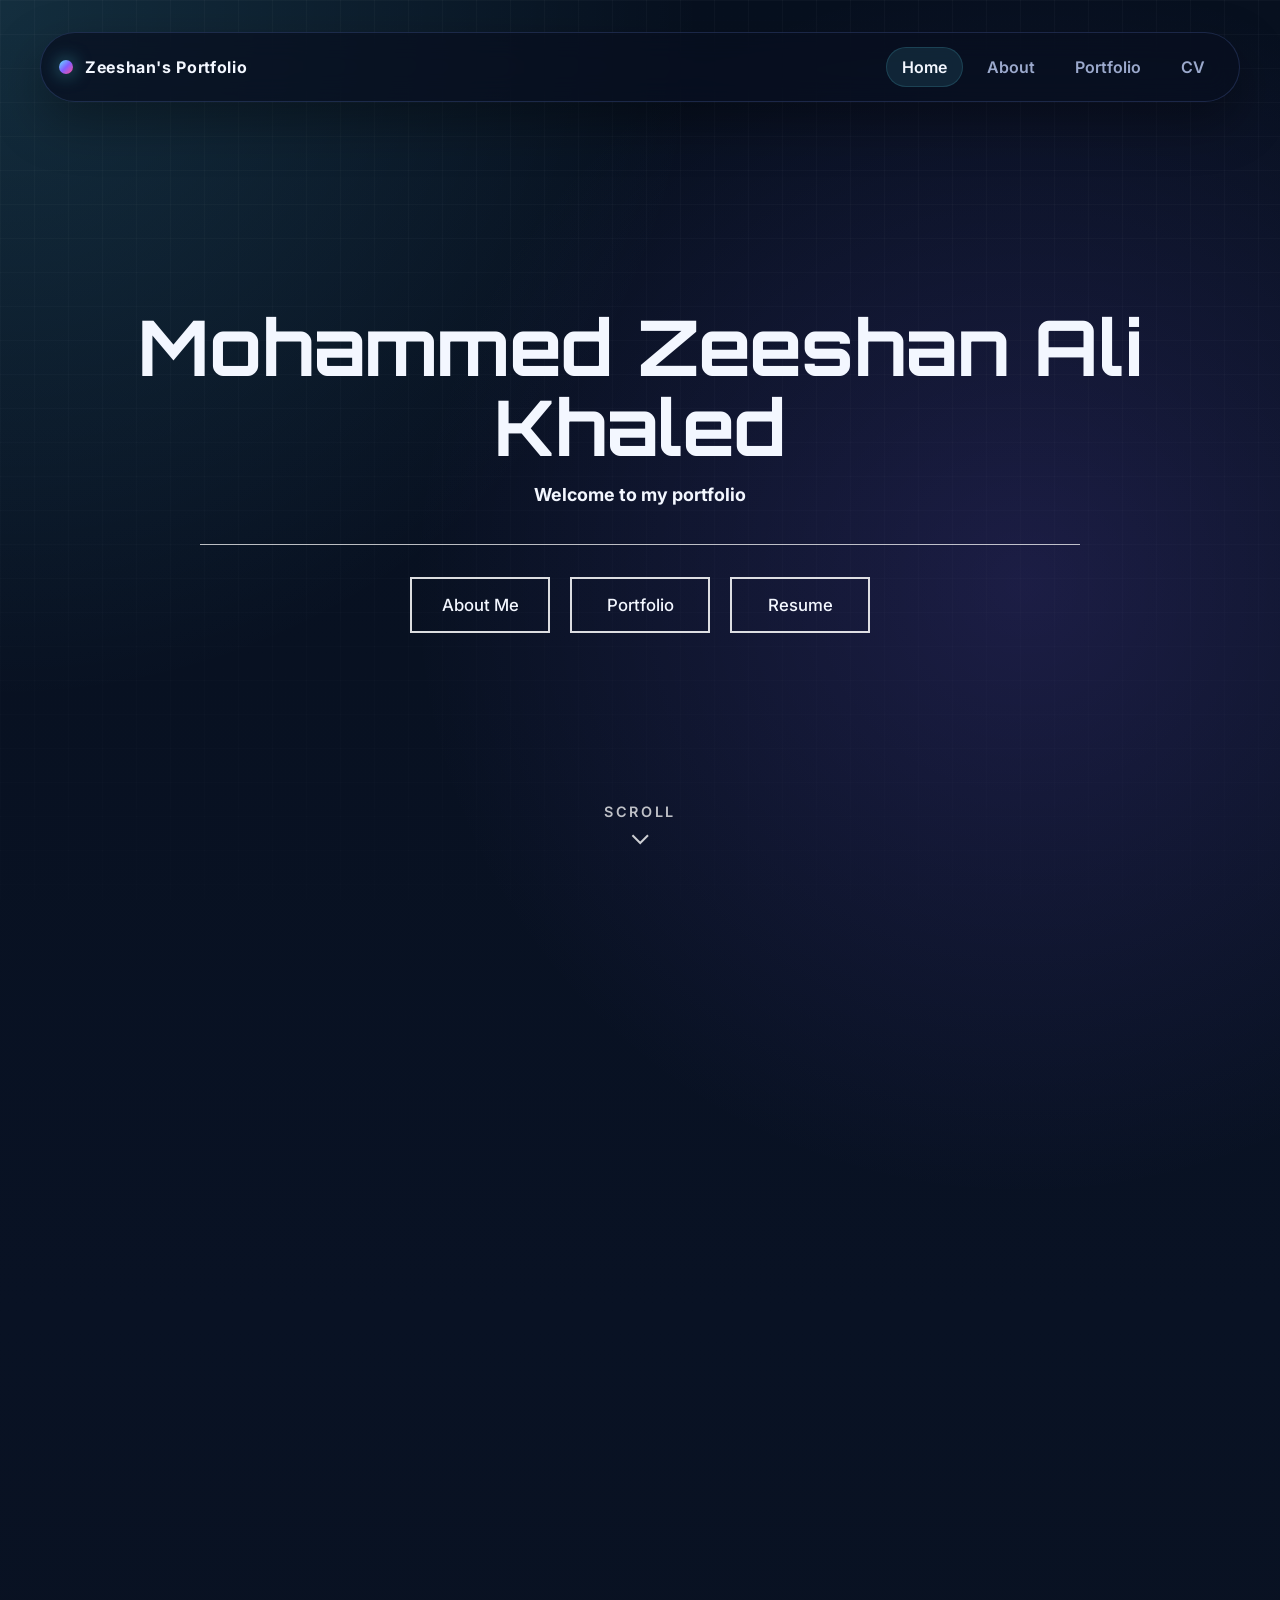
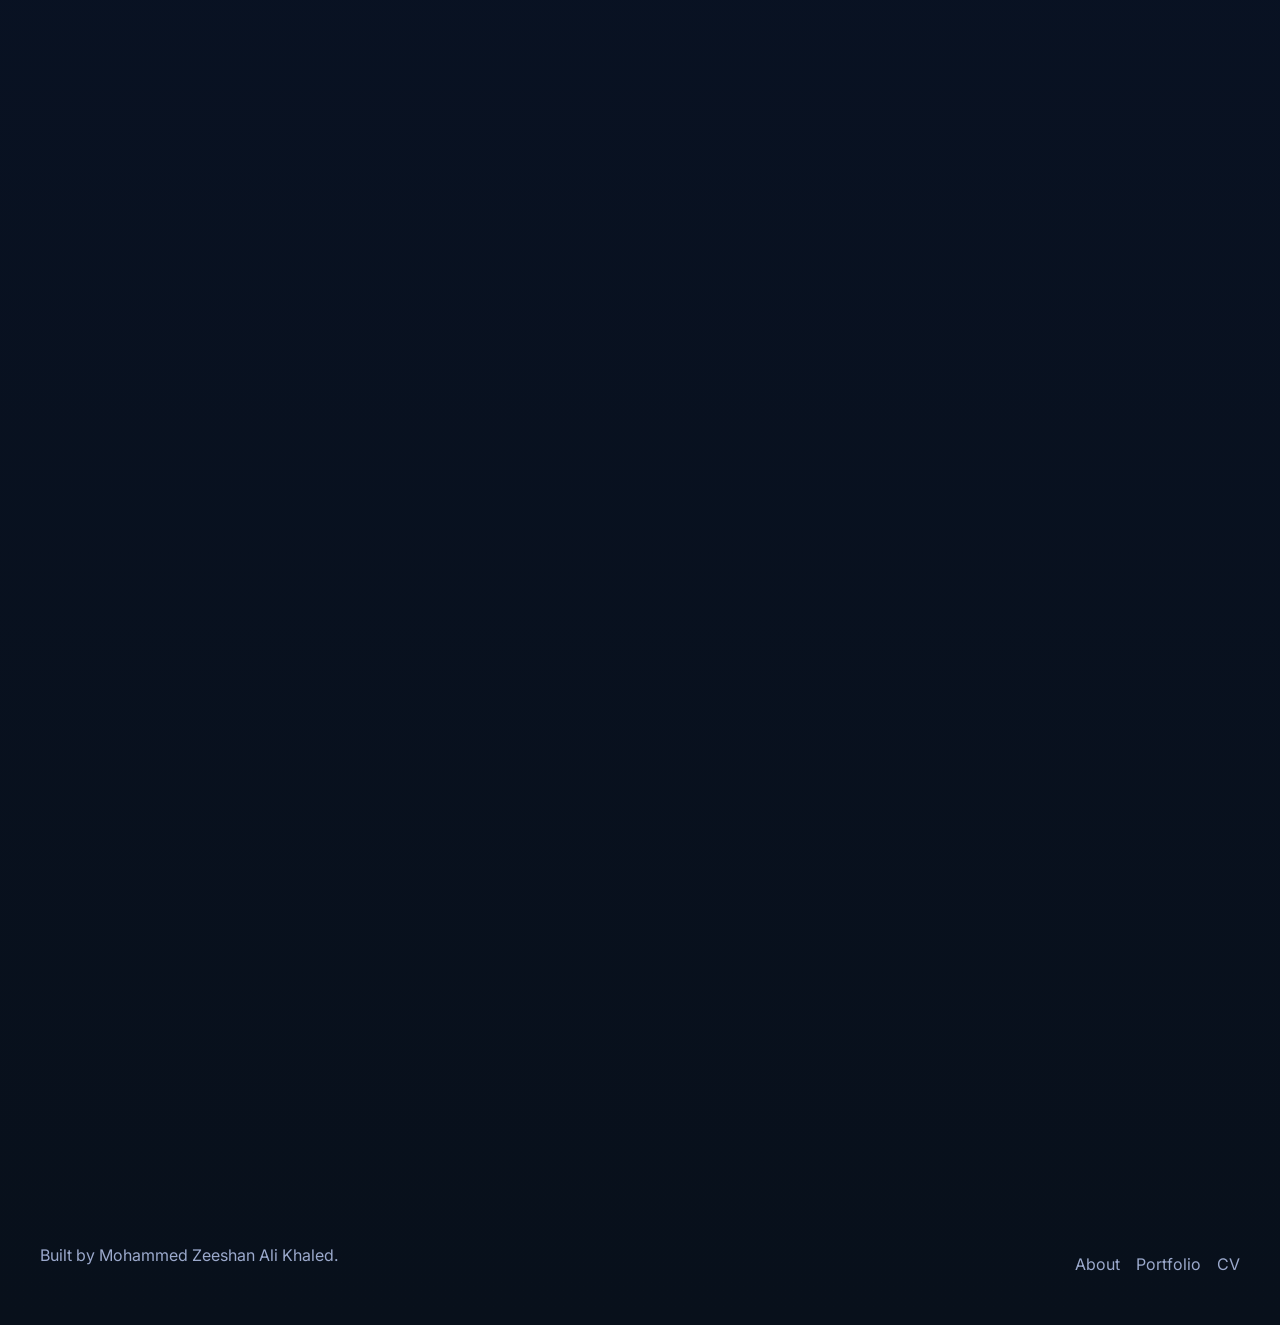
<file: index.html>
<!DOCTYPE html>
<html lang="en">
<head>
  <link rel="icon" href="./images/Favicon.png" />
  <meta charset="UTF-8" />
  <meta name="viewport" content="width=device-width, initial-scale=1.0" />
  <title>Zeeshan's Portfolio | Home</title>
  <link rel="preconnect" href="https://fonts.googleapis.com">
  <link rel="preconnect" href="https://fonts.gstatic.com" crossorigin>
  <link href="https://fonts.googleapis.com/css2?family=Inter:wght@400;500;600;700;800&family=Orbitron:wght@600;700&display=swap" rel="stylesheet">
  <link rel="stylesheet" href="style.css" />
  <script defer src="script.js"></script>
</head>
<body class="home-page">
  <div class="site-shell">
    <header class="site-header">
      <a class="brand" href="index.html">
        <span class="brand-mark"></span>
        <span>Zeeshan's Portfolio</span>
      </a>

      <button class="nav-toggle" aria-label="Toggle navigation">☰</button>

      <nav class="site-nav">
        <a class="active" href="index.html">Home</a>
        <a href="about.html">About</a>
        <a href="portfolio.html">Portfolio</a>
        <a href="cv.html">CV</a>
      </nav>
    </header>

    <main class="home-main">
      <section class="landing-intro" id="landing-intro">
        <div class="landing-copy">
          <h1>Mohammed Zeeshan Ali Khaled</h1>
          <p class="landing-subtitle">Welcome to my portfolio</p>
        </div>

        <div class="landing-divider"></div>

        <div class="landing-links">
          <a class="landing-btn" href="about.html">About Me</a>
          <a class="landing-btn" href="portfolio.html">Portfolio</a>
          <a class="landing-btn" href="cv.html">Resume</a>
        </div>

        <div class="scroll-cue" aria-hidden="true">
          <span class="scroll-cue-text">Scroll</span>
          <span class="scroll-cue-arrow"></span>
        </div>
      </section>

      <div class="home-scroll-content" id="home-scroll-content">
        <section class="hero panel reveal">
          <div class="hero-copy">
            <p class="eyebrow">CS + AI Student • Developer • Creative Builder</p>

            <div class="hero-rotator" aria-label="Featured project showcase">
              <div class="hero-slide active" data-project="Blackjack Game">
                <div class="hero-slide-image thumb-one"></div>
              </div>
              <div class="hero-slide" data-project="Dodge The Blocks">
                <div class="hero-slide-image thumb-two"></div>
              </div>
              <div class="hero-slide" data-project="SunSync">
                <div class="hero-slide-image thumb-three"></div>
              </div>

              <div class="hero-rotator-overlay">
                <span class="hero-rotator-tag">Featured Project</span>
                <h2 class="hero-rotator-title">Blackjack Game</h2>
              </div>

              <div class="hero-rotator-dots" aria-hidden="true">
                <button class="hero-dot active" type="button" data-slide="0"></button>
                <button class="hero-dot" type="button" data-slide="1"></button>
                <button class="hero-dot" type="button" data-slide="2"></button>
              </div>
            </div>

            <p class="lead">I am a Computer Science and AI student who enjoys building creative web projects, game-inspired interfaces and practical digital products. This portfolio brings together my university work, personal builds and growing interest in software, AI and front-end development.</p>
            <div class="hero-actions">
              <a class="btn btn-primary" href="portfolio.html">View Projects</a>
              <a class="btn btn-secondary" href="about.html">About Me</a>
              <a class="btn btn-ghost" href="cv.html">Open CV</a>
            </div>
          </div>

          <div class="hero-visual">
            <div class="hud-card float-card card-a">
              <span class="chip">Featured Build</span>
              <h3>Blackjack Game</h3>
              <p>Custom ruleset, polished UI, strong visual identity.</p>
            </div>
            <div class="hud-card float-card card-b">
              <span class="chip">Creative Tech</span>
              <h3>Dodge The Blocks</h3>
              <p>Arcade-style browser game with a clean neon interface.</p>
            </div>
            <div class="orb orb-one"></div>
            <div class="orb orb-two"></div>
          </div>
        </section>

        <section class="panel reveal quick-grid">
          <article>
            <p class="section-tag">Quick Intro</p>
            <h2>Creative projects backed by technical thinking.</h2>
            <p>I like creating projects that combine clean visuals with useful functionality, from browser games and portfolio sites to product concepts and AI-focused ideas. My work often mixes front-end development, UI design and problem solving.</p>
          </article>
          <article>
            <p class="section-tag">You can access me via:</p>
            <ul class="clean-list">
              <li><a href="mailto:Zeeshan1khaled@gmail.com">Zeeshan1khaled@gmail.com</a></li>
              <li><a href="https://www.linkedin.com/in/mohammed-khaled-96b945368/" target="_blank" rel="noopener noreferrer">LinkedIn</a></li>
              <li><a href="https://github.com/ZeeshanKhaled" target="_blank" rel="noopener noreferrer">GitHub</a></li>
              <li><a href="cv.html">View my CV overview</a></li>
            </ul>
          </article>
        </section>

        <section class="reveal">
          <div class="section-head">
            <div>
              <p class="section-tag">Featured Projects</p>
              <h2>Featured builds from my portfolio</h2>
            </div>
            <a class="text-link" href="portfolio.html">See full portfolio</a>
          </div>

          <div class="card-grid">
            <article class="project-card panel">
              <div class="project-thumb thumb-one"></div>
              <div class="project-body">
                <div class="pill-row">
                  <span class="pill">HTML</span>
                  <span class="pill">CSS</span>
                  <span class="pill">JavaScript</span>
                </div>
                <h3>Blackjack Game</h3>
                <p>A custom UNO-style Blackjack browser game with special card powers, bot play, polished table UI and a ruleset built around strategy, stacking and knock mechanics.</p>
                <div class="project-links">
                  <a class="btn btn-secondary small" href="https://zeeshankhaled.github.io/Blackjack-Game/" target="_blank" rel="noopener noreferrer">Live Demo</a>
                  <a class="btn btn-ghost small" href="portfolio.html">More Details</a>
                </div>
              </div>
            </article>

            <article class="project-card panel">
              <div class="project-thumb thumb-two"></div>
              <div class="project-body">
                <div class="pill-row">
                  <span class="pill">HTML</span>
                  <span class="pill">CSS</span>
                  <span class="pill">JavaScript</span>
                </div>
                <h3>Dodge The Blocks</h3>
                <p>A fast HTML5 canvas game built around dodging obstacles, collecting timed power-ups and chasing a better score with a clean arcade-style interface.</p>
                <div class="project-links">
                  <a class="btn btn-secondary small" href="https://zeeshankhaled.github.io/Dodge-The-Blocks/" target="_blank" rel="noopener noreferrer">Live Demo</a>
                  <a class="btn btn-ghost small" href="portfolio.html">More Details</a>
                </div>
              </div>
            </article>

            <article class="project-card panel">
              <div class="project-thumb thumb-three"></div>
              <div class="project-body">
                <div class="pill-row">
                  <span class="pill">Figma</span>
                  <span class="pill">UI/UX</span>
                  <span class="pill">Web</span>
                </div>
                <h3>SunSync</h3>
                <p>A university product website for a smart lamp concept that supports healthier sleep routines through warm dimming, sunrise-style wakeups and routine-aware design.</p>
                <div class="project-links">
                  <a class="btn btn-secondary small" href="https://zeeshankhaled.github.io/SunSync/" target="_blank" rel="noopener noreferrer">View Site</a>
                  <a class="btn btn-ghost small" href="portfolio.html">More Details</a>
                </div>
              </div>
            </article>
          </div>
        </section>

        <section class="panel reveal split-band">
          <div>
            <p class="section-tag">Skills Snapshot</p>
            <h2>Technical, creative, and interactive.</h2>
          </div>
          <div class="skills-cloud">
            <span>Python</span>
            <span>JavaScript</span>
            <span>HTML</span>
            <span>CSS</span>
            <span>AI Concepts</span>
            <span>UI/UX</span>
            <span>Figma</span>
            <span>GitHub</span>
            <span>Game Systems</span>
            <span>Web Design</span>
            <span>3D Modelling</span>
          </div>
        </section>
      </div>
    </main>

    <footer class="site-footer">
      <p>Built by Mohammed Zeeshan Ali Khaled.</p>
      <div>
        <a href="about.html">About</a>
        <a href="portfolio.html">Portfolio</a>
        <a href="cv.html">CV</a>
      </div>
    </footer>
  </div>
</body>
</html>
</file>
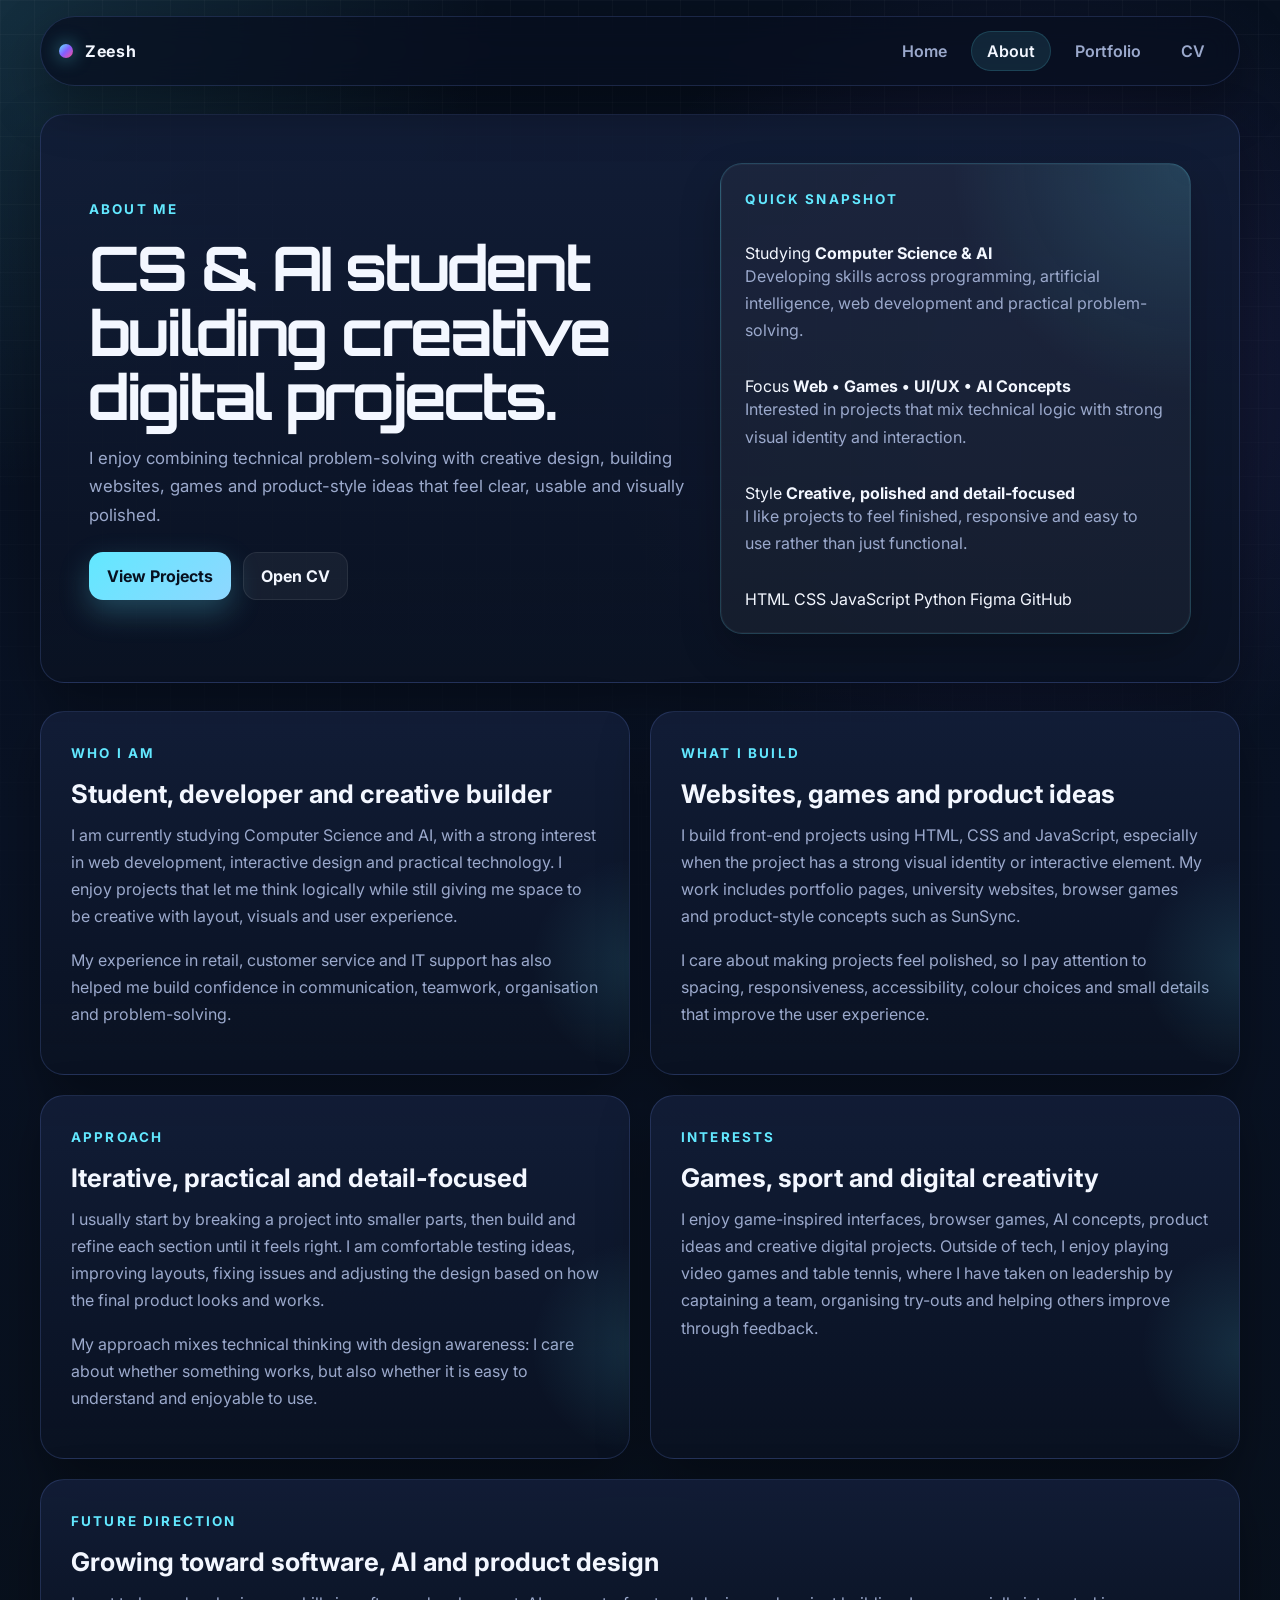
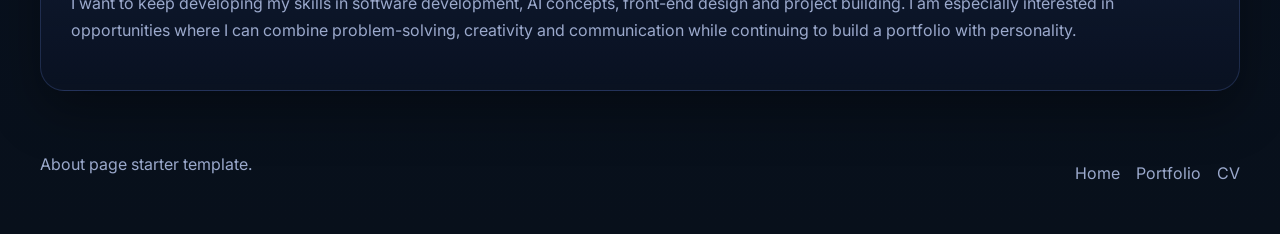
<file: about.html>
<!DOCTYPE html>
<html lang="en">
<head>
  <link rel="icon" href="./images/Favicon.png" />
  <meta charset="UTF-8" />
  <meta name="viewport" content="width=device-width, initial-scale=1.0" />
  <title>Zeesh | About</title>
  <link rel="preconnect" href="https://fonts.googleapis.com">
  <link rel="preconnect" href="https://fonts.gstatic.com" crossorigin>
  <link href="https://fonts.googleapis.com/css2?family=Inter:wght@400;500;600;700;800&family=Orbitron:wght@600;700&display=swap" rel="stylesheet">
  <link rel="stylesheet" href="style.css" />
  <script defer src="script.js"></script>
</head>
<body>
  <div class="site-shell">
    <header class="site-header">
      <a class="brand" href="index.html">
        <span class="brand-mark"></span>
        <span>Zeesh</span>
      </a>
      <button class="nav-toggle" aria-label="Toggle navigation">☰</button>
      <nav class="site-nav">
        <a href="index.html">Home</a>
        <a class="active" href="about.html">About</a>
        <a href="portfolio.html">Portfolio</a>
        <a href="cv.html">CV</a>
      </nav>
    </header>

    <main>
      <section class="page-hero panel reveal about-hero">
        <div class="about-hero-copy">
          <p class="eyebrow">About Me</p>
          <h1>CS & AI student building creative digital projects.</h1>
          <p class="lead">I enjoy combining technical problem-solving with creative design, building websites, games and product-style ideas that feel clear, usable and visually polished.</p>
          <div class="hero-actions">
            <a class="btn btn-primary" href="portfolio.html">View Projects</a>
            <a class="btn btn-ghost" href="cv.html">Open CV</a>
          </div>
        </div>

        <aside class="about-snapshot" aria-label="About quick snapshot">
          <p class="section-tag">Quick Snapshot</p>

          <div class="snapshot-item">
            <span>Studying</span>
            <strong>Computer Science & AI</strong>
            <p>Developing skills across programming, artificial intelligence, web development and practical problem-solving.</p>
          </div>

          <div class="snapshot-item">
            <span>Focus</span>
            <strong>Web • Games • UI/UX • AI Concepts</strong>
            <p>Interested in projects that mix technical logic with strong visual identity and interaction.</p>
          </div>

          <div class="snapshot-item">
            <span>Style</span>
            <strong>Creative, polished and detail-focused</strong>
            <p>I like projects to feel finished, responsive and easy to use rather than just functional.</p>
          </div>

          <div class="snapshot-skills">
            <span>HTML</span>
            <span>CSS</span>
            <span>JavaScript</span>
            <span>Python</span>
            <span>Figma</span>
            <span>GitHub</span>
          </div>
        </aside>
      </section>

      <section class="two-column-layout reveal">
        <article class="panel">
          <p class="section-tag">Who I Am</p>
          <h2>Student, developer and creative builder</h2>
          <p>I am currently studying Computer Science and AI, with a strong interest in web development, interactive design and practical technology. I enjoy projects that let me think logically while still giving me space to be creative with layout, visuals and user experience.</p>
          <p>My experience in retail, customer service and IT support has also helped me build confidence in communication, teamwork, organisation and problem-solving.</p>
        </article>

        <article class="panel">
          <p class="section-tag">What I Build</p>
          <h2>Websites, games and product ideas</h2>
          <p>I build front-end projects using HTML, CSS and JavaScript, especially when the project has a strong visual identity or interactive element. My work includes portfolio pages, university websites, browser games and product-style concepts such as SunSync.</p>
          <p>I care about making projects feel polished, so I pay attention to spacing, responsiveness, accessibility, colour choices and small details that improve the user experience.</p>
        </article>

        <article class="panel">
          <p class="section-tag">Approach</p>
          <h2>Iterative, practical and detail-focused</h2>
          <p>I usually start by breaking a project into smaller parts, then build and refine each section until it feels right. I am comfortable testing ideas, improving layouts, fixing issues and adjusting the design based on how the final product looks and works.</p>
          <p>My approach mixes technical thinking with design awareness: I care about whether something works, but also whether it is easy to understand and enjoyable to use.</p>
        </article>

        <article class="panel">
          <p class="section-tag">Interests</p>
          <h2>Games, sport and digital creativity</h2>
          <p>I enjoy game-inspired interfaces, browser games, AI concepts, product ideas and creative digital projects. Outside of tech, I enjoy playing video games and table tennis, where I have taken on leadership by captaining a team, organising try-outs and helping others improve through feedback.</p>
        </article>

        <article class="panel full-span">
          <p class="section-tag">Future Direction</p>
          <h2>Growing toward software, AI and product design</h2>
          <p>I want to keep developing my skills in software development, AI concepts, front-end design and project building. I am especially interested in opportunities where I can combine problem-solving, creativity and communication while continuing to build a portfolio with personality.</p>
        </article>
      </section>
    </main>

    <footer class="site-footer">
      <p>About page starter template.</p>
      <div>
        <a href="index.html">Home</a>
        <a href="portfolio.html">Portfolio</a>
        <a href="cv.html">CV</a>
      </div>
    </footer>
  </div>
</body>
</html>
</file>
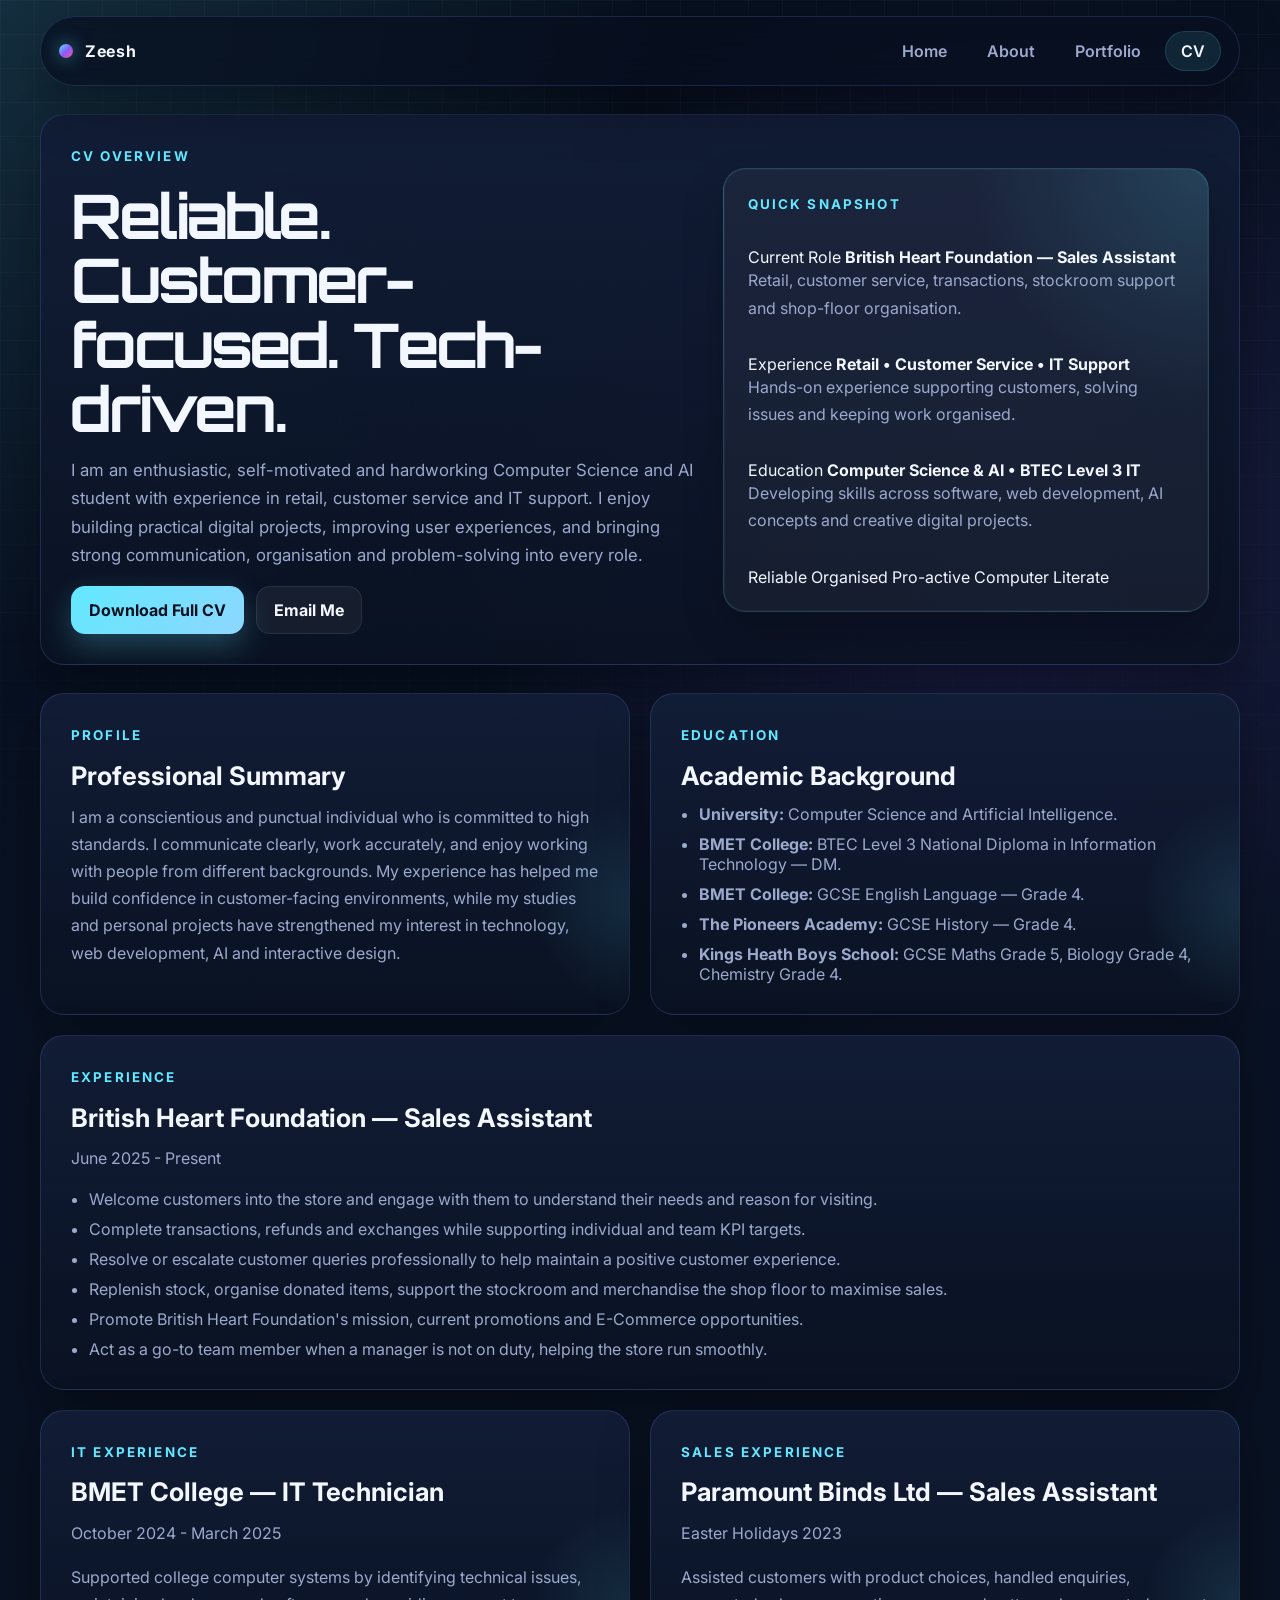
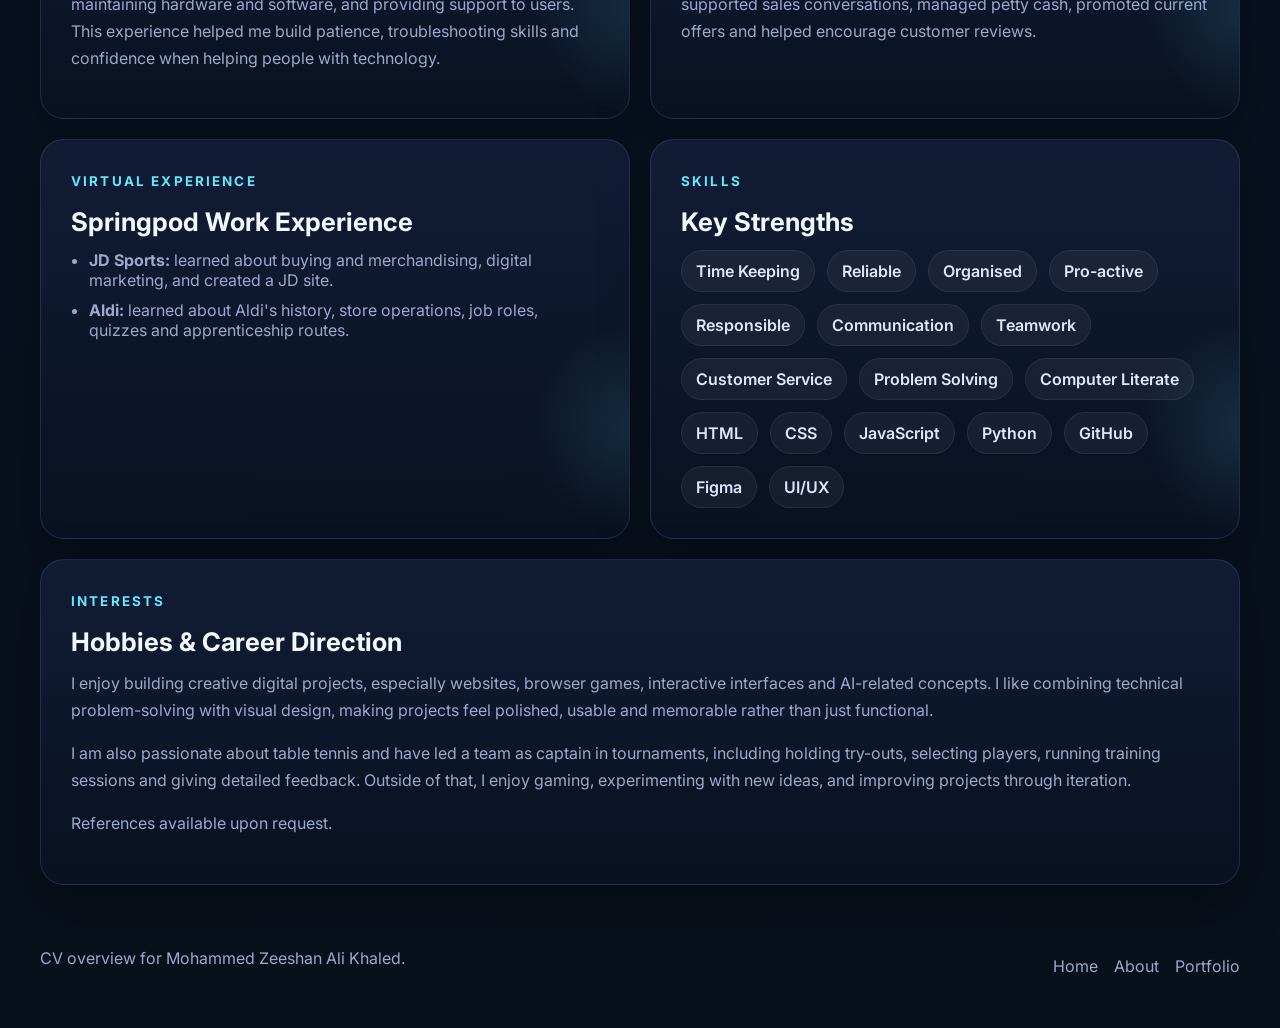
<file: cv.html>
<!DOCTYPE html>
<html lang="en">
<head>
  <link rel="icon" href="./images/Favicon.png" />
  <meta charset="UTF-8" />
  <meta name="viewport" content="width=device-width, initial-scale=1.0" />
  <title>Zeesh | CV</title>
  <link rel="preconnect" href="https://fonts.googleapis.com">
  <link rel="preconnect" href="https://fonts.gstatic.com" crossorigin>
  <link href="https://fonts.googleapis.com/css2?family=Inter:wght@400;500;600;700;800&family=Orbitron:wght@600;700&display=swap" rel="stylesheet">
  <link rel="stylesheet" href="style.css" />
  <script defer src="script.js"></script>
</head>
<body>
  <div class="site-shell">
    <header class="site-header">
      <a class="brand" href="index.html">
        <span class="brand-mark"></span>
        <span>Zeesh</span>
      </a>
      <button class="nav-toggle" aria-label="Toggle navigation">☰</button>
      <nav class="site-nav">
        <a href="index.html">Home</a>
        <a href="about.html">About</a>
        <a href="portfolio.html">Portfolio</a>
        <a class="active" href="cv.html">CV</a>
      </nav>
    </header>

    <main>
      <section class="page-hero panel reveal cv-hero">
        <div class="cv-hero-copy">
          <p class="eyebrow">CV Overview</p>
          <h1>Reliable. Customer-focused. Tech-driven.</h1>
          <p class="lead">I am an enthusiastic, self-motivated and hardworking Computer Science and AI student with experience in retail, customer service and IT support. I enjoy building practical digital projects, improving user experiences, and bringing strong communication, organisation and problem-solving into every role.</p>
          <div class="hero-actions">
            <a class="btn btn-primary" href="assets/Zeesh-Khaled-CV.docx" download="Zeesh-Khaled-CV.docx">Download Full CV</a>
            <a class="btn btn-ghost" href="mailto:zeeshan.khaled@outlook.com">Email Me</a>
          </div>
        </div>

        <aside class="cv-snapshot" aria-label="CV quick snapshot">
          <p class="section-tag">Quick Snapshot</p>

          <div class="snapshot-item">
            <span>Current Role</span>
            <strong>British Heart Foundation — Sales Assistant</strong>
            <p>Retail, customer service, transactions, stockroom support and shop-floor organisation.</p>
          </div>

          <div class="snapshot-item">
            <span>Experience</span>
            <strong>Retail • Customer Service • IT Support</strong>
            <p>Hands-on experience supporting customers, solving issues and keeping work organised.</p>
          </div>

          <div class="snapshot-item">
            <span>Education</span>
            <strong>Computer Science & AI • BTEC Level 3 IT</strong>
            <p>Developing skills across software, web development, AI concepts and creative digital projects.</p>
          </div>

          <div class="snapshot-skills">
            <span>Reliable</span>
            <span>Organised</span>
            <span>Pro-active</span>
            <span>Computer Literate</span>
          </div>
        </aside>
      </section>

      <section class="cv-grid reveal">
        <article class="panel cv-card">
          <p class="section-tag">Profile</p>
          <h2>Professional Summary</h2>
          <p>I am a conscientious and punctual individual who is committed to high standards. I communicate clearly, work accurately, and enjoy working with people from different backgrounds. My experience has helped me build confidence in customer-facing environments, while my studies and personal projects have strengthened my interest in technology, web development, AI and interactive design.</p>
        </article>

        <article class="panel cv-card">
          <p class="section-tag">Education</p>
          <h2>Academic Background</h2>
          <ul class="clean-list">
            <li><strong>University:</strong> Computer Science and Artificial Intelligence.</li>
            <li><strong>BMET College:</strong> BTEC Level 3 National Diploma in Information Technology — DM.</li>
            <li><strong>BMET College:</strong> GCSE English Language — Grade 4.</li>
            <li><strong>The Pioneers Academy:</strong> GCSE History — Grade 4.</li>
            <li><strong>Kings Heath Boys School:</strong> GCSE Maths Grade 5, Biology Grade 4, Chemistry Grade 4.</li>
          </ul>
        </article>

        <article class="panel cv-card full-span">
          <p class="section-tag">Experience</p>
          <h2>British Heart Foundation — Sales Assistant</h2>
          <p class="cv-date">June 2025 - Present</p>
          <ul class="clean-list">
            <li>Welcome customers into the store and engage with them to understand their needs and reason for visiting.</li>
            <li>Complete transactions, refunds and exchanges while supporting individual and team KPI targets.</li>
            <li>Resolve or escalate customer queries professionally to help maintain a positive customer experience.</li>
            <li>Replenish stock, organise donated items, support the stockroom and merchandise the shop floor to maximise sales.</li>
            <li>Promote British Heart Foundation's mission, current promotions and E-Commerce opportunities.</li>
            <li>Act as a go-to team member when a manager is not on duty, helping the store run smoothly.</li>
          </ul>
        </article>

        <article class="panel cv-card">
          <p class="section-tag">IT Experience</p>
          <h2>BMET College — IT Technician</h2>
          <p class="cv-date">October 2024 - March 2025</p>
          <p>Supported college computer systems by identifying technical issues, maintaining hardware and software, and providing support to users. This experience helped me build patience, troubleshooting skills and confidence when helping people with technology.</p>
        </article>

        <article class="panel cv-card">
          <p class="section-tag">Sales Experience</p>
          <h2>Paramount Binds Ltd — Sales Assistant</h2>
          <p class="cv-date">Easter Holidays 2023</p>
          <p>Assisted customers with product choices, handled enquiries, supported sales conversations, managed petty cash, promoted current offers and helped encourage customer reviews.</p>
        </article>

        <article class="panel cv-card">
          <p class="section-tag">Virtual Experience</p>
          <h2>Springpod Work Experience</h2>
          <ul class="clean-list">
            <li><strong>JD Sports:</strong> learned about buying and merchandising, digital marketing, and created a JD site.</li>
            <li><strong>Aldi:</strong> learned about Aldi's history, store operations, job roles, quizzes and apprenticeship routes.</li>
          </ul>
        </article>

        <article class="panel cv-card">
          <p class="section-tag">Skills</p>
          <h2>Key Strengths</h2>
          <div class="skills-cloud compact">
            <span>Time Keeping</span>
            <span>Reliable</span>
            <span>Organised</span>
            <span>Pro-active</span>
            <span>Responsible</span>
            <span>Communication</span>
            <span>Teamwork</span>
            <span>Customer Service</span>
            <span>Problem Solving</span>
            <span>Computer Literate</span>
            <span>HTML</span>
            <span>CSS</span>
            <span>JavaScript</span>
            <span>Python</span>
            <span>GitHub</span>
            <span>Figma</span>
            <span>UI/UX</span>
          </div>
        </article>

        <article class="panel cv-card full-span">
          <p class="section-tag">Interests</p>
          <h2>Hobbies & Career Direction</h2>
          <p>I enjoy building creative digital projects, especially websites, browser games, interactive interfaces and AI-related concepts. I like combining technical problem-solving with visual design, making projects feel polished, usable and memorable rather than just functional.</p>
          <p>I am also passionate about table tennis and have led a team as captain in tournaments, including holding try-outs, selecting players, running training sessions and giving detailed feedback. Outside of that, I enjoy gaming, experimenting with new ideas, and improving projects through iteration.</p>
          <p>References available upon request.</p>
        </article>
      </section>
    </main>

    <footer class="site-footer">
      <p>CV overview for Mohammed Zeeshan Ali Khaled.</p>
      <div>
        <a href="index.html">Home</a>
        <a href="about.html">About</a>
        <a href="portfolio.html">Portfolio</a>
      </div>
    </footer>
  </div>
</body>
</html>
</file>
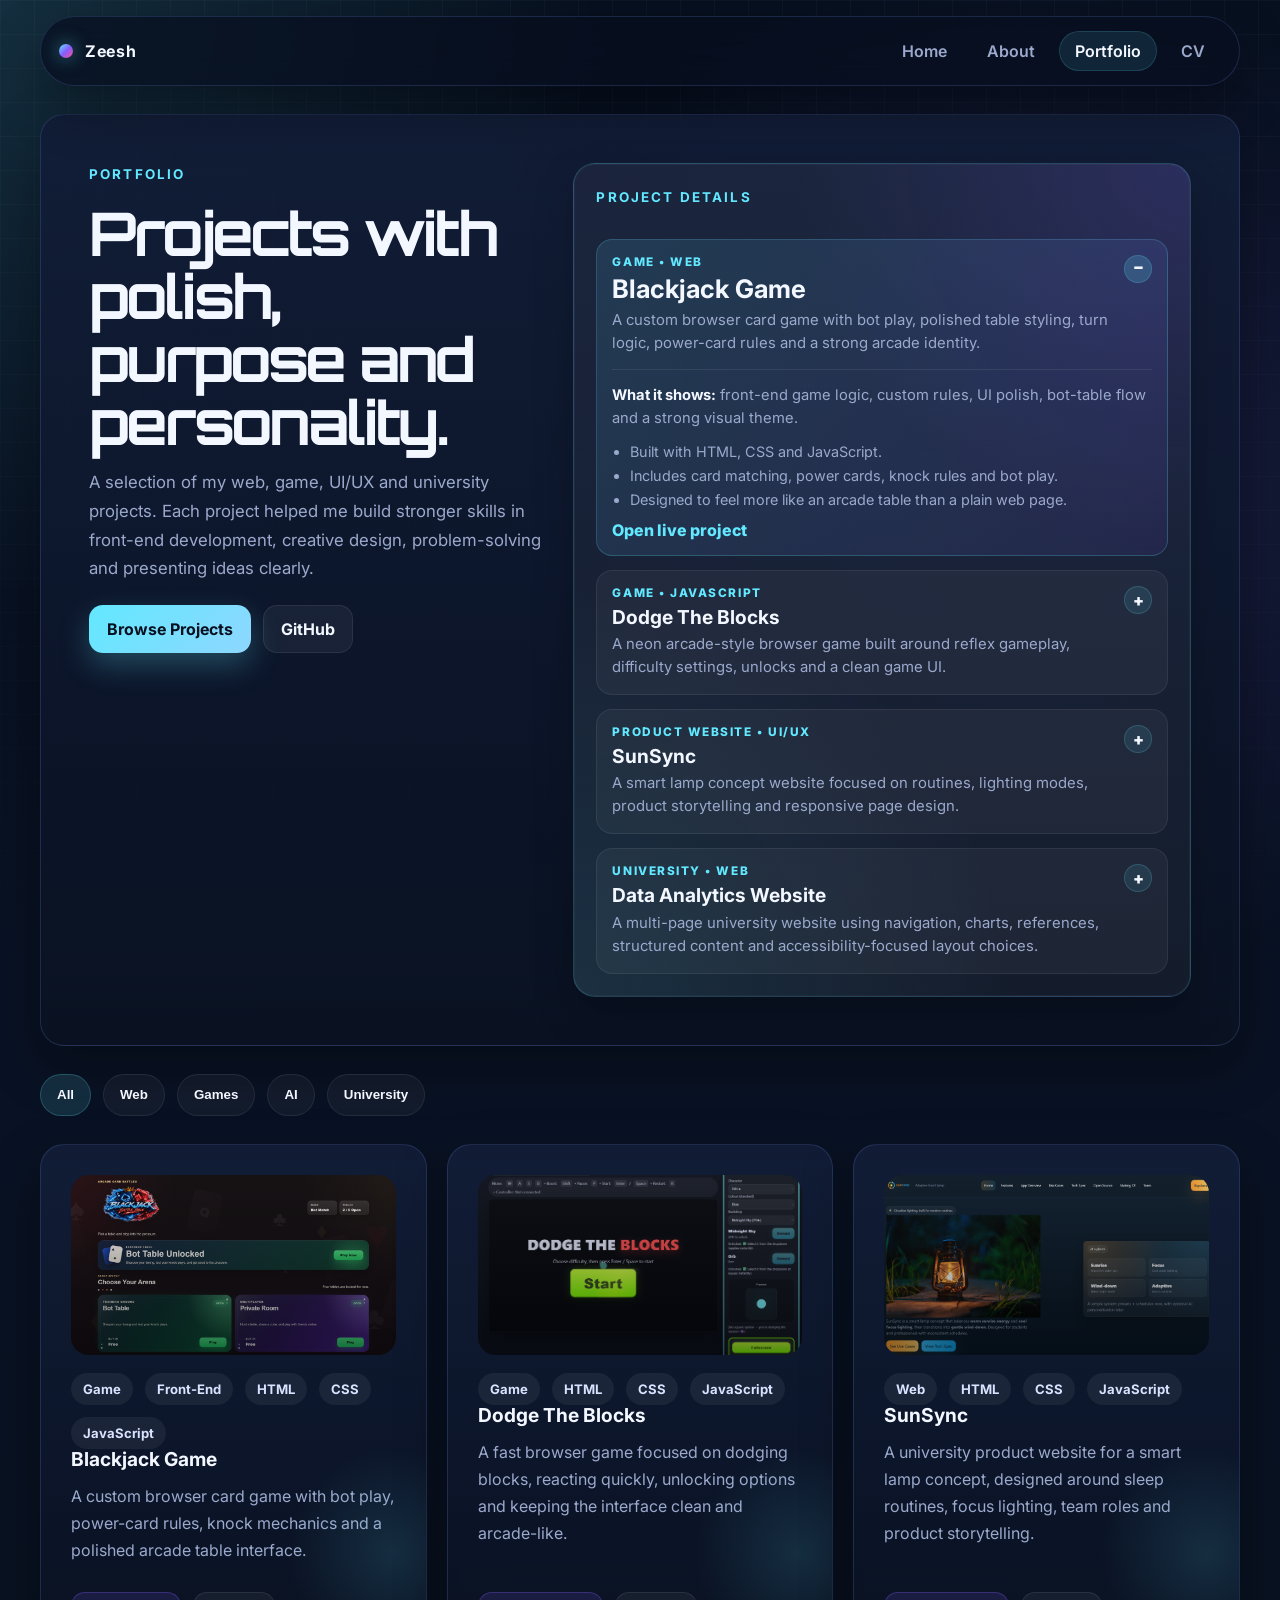
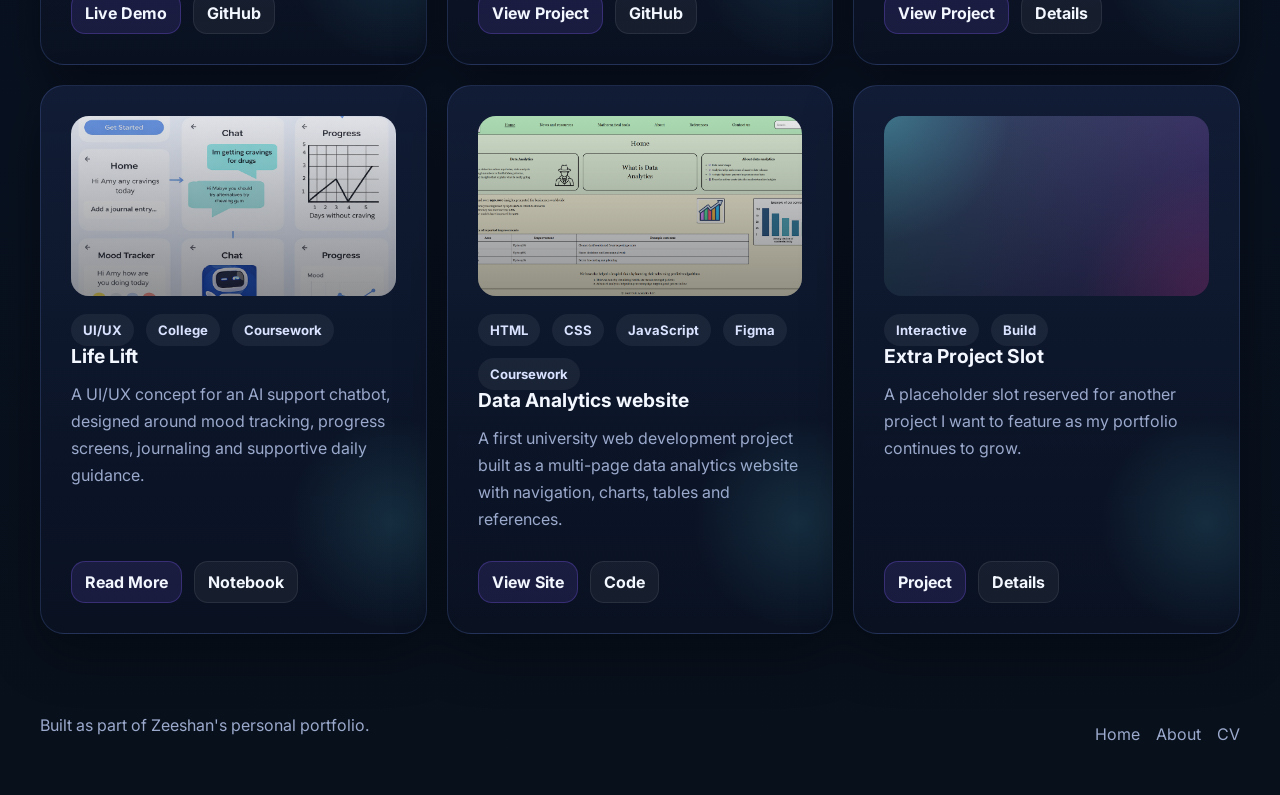
<file: portfolio.html>
<!DOCTYPE html>
<html lang="en">
<head>
  <link rel="icon" href="./images/Favicon.png" />
  <meta charset="UTF-8" />
  <meta name="viewport" content="width=device-width, initial-scale=1.0" />
  <title>Zeesh | Portfolio</title>
  <link rel="preconnect" href="https://fonts.googleapis.com">
  <link rel="preconnect" href="https://fonts.gstatic.com" crossorigin>
  <link href="https://fonts.googleapis.com/css2?family=Inter:wght@400;500;600;700;800&family=Orbitron:wght@600;700&display=swap" rel="stylesheet">
  <link rel="stylesheet" href="style.css" />
  <script defer src="script.js"></script>
</head>
<body>
  <div class="site-shell">
    <header class="site-header">
      <a class="brand" href="index.html">
        <span class="brand-mark"></span>
        <span>Zeesh</span>
      </a>
      <button class="nav-toggle" aria-label="Toggle navigation">☰</button>
      <nav class="site-nav">
        <a href="index.html">Home</a>
        <a href="about.html">About</a>
        <a class="active" href="portfolio.html">Portfolio</a>
        <a href="cv.html">CV</a>
      </nav>
    </header>

    <main>
      <section class="page-hero panel reveal portfolio-hero">
        <div class="portfolio-hero-copy">
          <p class="eyebrow">Portfolio</p>
          <h1>Projects with polish, purpose and personality.</h1>
          <p class="lead">A selection of my web, game, UI/UX and university projects. Each project helped me build stronger skills in front-end development, creative design, problem-solving and presenting ideas clearly.</p>
          <div class="hero-actions">
            <a class="btn btn-primary" href="#project-grid">Browse Projects</a>
            <a class="btn btn-ghost" href="https://github.com/ZeeshanKhaled" target="_blank" rel="noopener">GitHub</a>
          </div>
        </div>

        <aside class="project-overview" aria-label="Project overview">
          <p class="section-tag">Project Details</p>

          <details class="overview-project project-accordion featured" open>
            <summary>
              <span>Game • Web</span>
              <h2>Blackjack Game</h2>
              <p>A custom browser card game with bot play, polished table styling, turn logic, power-card rules and a strong arcade identity.</p>
            </summary>
            <div class="overview-extra">
              <p><strong>What it shows:</strong> front-end game logic, custom rules, UI polish, bot-table flow and a strong visual theme.</p>
              <ul class="clean-list compact-list">
                <li>Built with HTML, CSS and JavaScript.</li>
                <li>Includes card matching, power cards, knock rules and bot play.</li>
                <li>Designed to feel more like an arcade table than a plain web page.</li>
              </ul>
              <a class="text-link" href="https://zeeshankhaled.github.io/Blackjack-Game/" target="_blank" rel="noopener">Open live project</a>
            </div>
          </details>

          <details class="overview-project project-accordion">
            <summary>
              <span>Game • JavaScript</span>
              <h3>Dodge The Blocks</h3>
              <p>A neon arcade-style browser game built around reflex gameplay, difficulty settings, unlocks and a clean game UI.</p>
            </summary>
            <div class="overview-extra">
              <p><strong>What it shows:</strong> canvas-style gameplay thinking, keyboard controls, difficulty options and simple replayable mechanics.</p>
              <ul class="clean-list compact-list">
                <li>Focuses on fast movement, dodging and score chasing.</li>
                <li>Uses a dark neon interface with character/loadout options.</li>
                <li>Shows how small browser games can still feel polished.</li>
              </ul>
              <a class="text-link" href="https://zeeshankhaled.github.io/Dodge-The-Blocks/" target="_blank" rel="noopener">Open live project</a>
            </div>
          </details>

          <details class="overview-project project-accordion">
            <summary>
              <span>Product Website • UI/UX</span>
              <h3>SunSync</h3>
              <p>A smart lamp concept website focused on routines, lighting modes, product storytelling and responsive page design.</p>
            </summary>
            <div class="overview-extra">
              <p><strong>What it shows:</strong> product presentation, design consistency, teamwork, responsive sections and clear user-focused storytelling.</p>
              <ul class="clean-list compact-list">
                <li>Explains the smart lamp idea through features, use cases and technical sections.</li>
                <li>Uses warm/cool lighting visuals to match the product concept.</li>
                <li>Built as part of a university team project.</li>
              </ul>
              <a class="text-link" href="https://zeeshankhaled.github.io/SunSync/" target="_blank" rel="noopener">Open live project</a>
            </div>
          </details>

          <details class="overview-project project-accordion">
            <summary>
              <span>University • Web</span>
              <h3>Data Analytics Website</h3>
              <p>A multi-page university website using navigation, charts, references, structured content and accessibility-focused layout choices.</p>
            </summary>
            <div class="overview-extra">
              <p><strong>What it shows:</strong> early web development progress, multi-page structure, content organisation and basic data visualisation.</p>
              <ul class="clean-list compact-list">
                <li>Includes pages for home, news/resources, tools, contact and references.</li>
                <li>Uses tables, charts, navigation and a consistent colour palette.</li>
                <li>Shows the foundation of later front-end projects.</li>
              </ul>
              <a class="text-link" href="https://zeeshankhaled.github.io/Data-Analytics-website/" target="_blank" rel="noopener">Open live project</a>
            </div>
          </details>
        </aside>
      </section>

      <section class="filters reveal">
        <button class="filter-btn active" data-filter="all">All</button>
        <button class="filter-btn" data-filter="web">Web</button>
        <button class="filter-btn" data-filter="game">Games</button>
        <button class="filter-btn" data-filter="ai">AI</button>
        <button class="filter-btn" data-filter="university">University</button>
      </section>

      <section class="card-grid reveal filter-grid" id="project-grid">
        <article class="project-card panel" data-category="game web">
          <div class="project-thumb thumb-one"></div>
          <div class="project-body">
            <div class="pill-row">
              <span class="pill">Game</span>
              <span class="pill">Front-End</span>
              <span class="pill">HTML</span>
              <span class="pill">CSS</span>
              <span class="pill">JavaScript</span>
            </div>
            <h3>Blackjack Game</h3>
            <p>A custom browser card game with bot play, power-card rules, knock mechanics and a polished arcade table interface.</p>
            <div class="project-links">
              <a class="btn btn-secondary small" href="https://zeeshankhaled.github.io/Blackjack-Game/" target="_blank" rel="noopener">Live Demo</a>
              <a class="btn btn-ghost small" href="https://github.com/ZeeshanKhaled/Blackjack-Game" target="_blank" rel="noopener">GitHub</a>
            </div>
          </div>
        </article>

        <article class="project-card panel" data-category="game web">
          <div class="project-thumb thumb-two"></div>
          <div class="project-body">
            <div class="pill-row">
              <span class="pill">Game</span>
              <span class="pill">HTML</span>
              <span class="pill">CSS</span>
              <span class="pill">JavaScript</span>
            </div>
            <h3>Dodge The Blocks</h3>
            <p>A fast browser game focused on dodging blocks, reacting quickly, unlocking options and keeping the interface clean and arcade-like.</p>
            <div class="project-links">
              <a class="btn btn-secondary small" href="https://zeeshankhaled.github.io/Dodge-The-Blocks/" target="_blank" rel="noopener">View Project</a>
              <a class="btn btn-ghost small" href="https://github.com/ZeeshanKhaled/Dodge-The-Blocks" target="_blank" rel="noopener">GitHub</a>
            </div>
          </div>
        </article>

        <article class="project-card panel" data-category="web">
          <div class="project-thumb thumb-three"></div>
          <div class="project-body">
            <div class="pill-row">
              <span class="pill">Web</span>
              <span class="pill">HTML</span>
              <span class="pill">CSS</span>
              <span class="pill">JavaScript</span>
            </div>
            <h3>SunSync</h3>
            <p>A university product website for a smart lamp concept, designed around sleep routines, focus lighting, team roles and product storytelling.</p>
            <div class="project-links">
              <a class="btn btn-secondary small" href="https://zeeshankhaled.github.io/SunSync/" target="_blank" rel="noopener">View Project</a>
              <a class="btn btn-ghost small" href="portfolio.html#project-grid">Details</a>
            </div>
          </div>
        </article>

        <article class="project-card panel" data-category="university ai">
          <div class="project-thumb thumb-four"></div>
          <div class="project-body">
            <div class="pill-row">
              <span class="pill">UI/UX</span>
              <span class="pill">College</span>
              <span class="pill">Coursework</span>
            </div>
            <h3>Life Lift</h3>
            <p>A UI/UX concept for an AI support chatbot, designed around mood tracking, progress screens, journaling and supportive daily guidance.</p>
            <div class="project-links">
              <a class="btn btn-secondary small" href="#">Read More</a>
              <a class="btn btn-ghost small" href="#">Notebook</a>
            </div>
          </div>
        </article>

        <article class="project-card panel" data-category="web university">
          <div class="project-thumb thumb-five"></div>
          <div class="project-body">
            <div class="pill-row">
              <span class="pill">HTML</span>
              <span class="pill">CSS</span>
              <span class="pill">JavaScript</span>
              <span class="pill">Figma</span>
              <span class="pill">Coursework</span>
            </div>
            <h3>Data Analytics website</h3>
            <p>A first university web development project built as a multi-page data analytics website with navigation, charts, tables and references.</p>
            <div class="project-links">
              <a class="btn btn-secondary small" href="https://zeeshankhaled.github.io/Data-Analytics-website/" target="_blank" rel="noopener">View Site</a>
              <a class="btn btn-ghost small" href="https://github.com/ZeeshanKhaled/Data-Analytics-website" target="_blank" rel="noopener">Code</a>
            </div>
          </div>
        </article>

        <article class="project-card panel" data-category="game university">
          <div class="project-thumb thumb-six"></div>
          <div class="project-body">
            <div class="pill-row">
              <span class="pill">Interactive</span>
              <span class="pill">Build</span>
            </div>
            <h3>Extra Project Slot</h3>
            <p>A placeholder slot reserved for another project I want to feature as my portfolio continues to grow.</p>
            <div class="project-links">
              <a class="btn btn-secondary small" href="#">Project</a>
              <a class="btn btn-ghost small" href="#">Details</a>
            </div>
          </div>
        </article>
      </section>
    </main>

    <footer class="site-footer">
      <p>Built as part of Zeeshan's personal portfolio.</p>
      <div>
        <a href="index.html">Home</a>
        <a href="about.html">About</a>
        <a href="cv.html">CV</a>
      </div>
    </footer>
  </div>
</body>
</html>
</file>
<file: style.css>
:root {
  --bg: #08101f;
  --bg-2: #0f1a33;
  --panel: rgba(17, 28, 52, 0.72);
  --panel-strong: rgba(22, 36, 67, 0.92);
  --border: rgba(122, 155, 255, 0.18);
  --text: #f3f7ff;
  --muted: #9ba9cc;
  --accent: #62e8ff;
  --accent-2: #845eff;
  --accent-3: #ff4f92;
  --shadow: 0 20px 50px rgba(0, 0, 0, 0.35);
  --radius: 24px;
  --radius-sm: 16px;
  --max-width: 1200px;
}

* { box-sizing: border-box; }
html { scroll-behavior: smooth; }
body {
  margin: 0;
  color: var(--text);
  font-family: 'Inter', sans-serif;
  background:
    radial-gradient(circle at top left, rgba(98, 232, 255, 0.14), transparent 22%),
    radial-gradient(circle at 80% 20%, rgba(132, 94, 255, 0.16), transparent 24%),
    linear-gradient(180deg, #07101f 0%, #091224 45%, #08101b 100%);
  min-height: 100vh;
}

body::before {
  content: "";
  position: fixed;
  inset: 0;
  pointer-events: none;
  background-image:
    linear-gradient(rgba(255,255,255,0.03) 1px, transparent 1px),
    linear-gradient(90deg, rgba(255,255,255,0.03) 1px, transparent 1px);
  background-size: 34px 34px;
  mask-image: linear-gradient(to bottom, rgba(0,0,0,.85), rgba(0,0,0,.25));
}

.site-shell {
  width: min(calc(100% - 32px), var(--max-width));
  margin: 0 auto;
}

.site-header {
  position: sticky;
  top: 16px;
  z-index: 20;
  margin: 16px 0 28px;
  padding: 14px 18px;
  display: flex;
  align-items: center;
  justify-content: space-between;
  gap: 16px;
  border: 1px solid var(--border);
  border-radius: 999px;
  background: rgba(7, 15, 31, 0.72);
  backdrop-filter: blur(14px);
  box-shadow: var(--shadow);
}

.brand {
  display: inline-flex;
  align-items: center;
  gap: 12px;
  color: var(--text);
  text-decoration: none;
  font-weight: 700;
  letter-spacing: 0.04em;
}

.brand-mark {
  width: 14px;
  height: 14px;
  border-radius: 50%;
  background: linear-gradient(135deg, var(--accent), var(--accent-2), var(--accent-3));
  box-shadow: 0 0 18px rgba(98, 232, 255, 0.55);
}

.site-nav {
  display: flex;
  gap: 8px;
  flex-wrap: wrap;
}

.site-nav a,
.site-footer a,
.text-link {
  color: var(--muted);
  text-decoration: none;
  transition: 0.25s ease;
}

.site-nav a {
  padding: 10px 16px;
  border-radius: 999px;
  font-weight: 600;
}

.site-nav a:hover,
.site-nav a.active,
.site-footer a:hover,
.text-link:hover {
  color: var(--text);
}

.site-nav a.active {
  background: rgba(98, 232, 255, 0.1);
  box-shadow: inset 0 0 0 1px rgba(98, 232, 255, 0.15);
}

.nav-toggle {
  display: none;
  border: 0;
  color: var(--text);
  background: rgba(255,255,255,0.08);
  border-radius: 12px;
  width: 44px;
  height: 44px;
  font-size: 1.2rem;
  cursor: pointer;
}

main {
  display: grid;
  gap: 28px;
  padding-bottom: 40px;
}

.panel {
  position: relative;
  overflow: hidden;
  border: 1px solid var(--border);
  border-radius: var(--radius);
  background: linear-gradient(180deg, rgba(18, 29, 55, 0.95), rgba(10, 18, 34, 0.88));
  box-shadow: var(--shadow);
}

.panel::after {
  content: "";
  position: absolute;
  inset: auto -20% 0 auto;
  width: 220px;
  height: 220px;
  background: radial-gradient(circle, rgba(98, 232, 255, 0.12), transparent 68%);
  pointer-events: none;
}

.hero,
.page-hero,
.quick-grid article,
.split-band,
.two-column-layout .panel,
.project-card,
.cv-card {
  padding: 30px;
}

.hero {
  min-height: 72vh;
  display: grid;
  grid-template-columns: 1.2fr 0.9fr;
  gap: 32px;
  align-items: center;
}

.eyebrow,
.section-tag,
.chip {
  font-size: 0.84rem;
  text-transform: uppercase;
  letter-spacing: 0.16em;
  color: var(--accent);
  font-weight: 700;
}

h1, h2, h3 {
  margin: 0 0 14px;
  line-height: 1.05;
}

h1 {
  font-family: 'Orbitron', sans-serif;
  font-size: clamp(2.4rem, 5vw, 4.7rem);
  max-width: 11ch;
}

h2 {
  font-size: clamp(1.5rem, 2vw, 2.2rem);
}

h3 { font-size: 1.2rem; }

p {
  margin: 0 0 16px;
  color: var(--muted);
  line-height: 1.7;
}

.lead {
  font-size: 1.05rem;
  max-width: 60ch;
}

.hero-actions,
.project-links,
.pill-row,
.filters {
  display: flex;
  flex-wrap: wrap;
  gap: 12px;
}

.btn {
  display: inline-flex;
  align-items: center;
  justify-content: center;
  gap: 10px;
  min-height: 48px;
  padding: 0 18px;
  border-radius: 14px;
  font-weight: 700;
  text-decoration: none;
  transition: transform .25s ease, box-shadow .25s ease, background .25s ease;
}

.btn:hover { transform: translateY(-2px); }
.btn.small { min-height: 42px; padding: 0 14px; }

.btn-primary {
  color: #07101f;
  background: linear-gradient(135deg, var(--accent), #8ed7ff);
  box-shadow: 0 12px 30px rgba(98, 232, 255, 0.25);
}

.btn-secondary {
  color: var(--text);
  background: rgba(132, 94, 255, 0.13);
  box-shadow: inset 0 0 0 1px rgba(132, 94, 255, 0.28);
}

.btn-ghost {
  color: var(--text);
  background: rgba(255, 255, 255, 0.05);
  box-shadow: inset 0 0 0 1px rgba(255, 255, 255, 0.08);
}

.hero-visual {
  position: relative;
  min-height: 420px;
}

.hud-card {
  position: absolute;
  width: min(320px, 100%);
  padding: 24px;
  border-radius: 24px;
  border: 1px solid rgba(255,255,255,0.08);
  background: linear-gradient(180deg, rgba(17, 28, 52, 0.95), rgba(12, 20, 36, 0.92));
  backdrop-filter: blur(10px);
  box-shadow: var(--shadow);
}

.card-a { top: 30px; left: 20px; }
.card-b { bottom: 20px; right: 15px; }
.float-card { animation: drift 5.5s ease-in-out infinite; }
.card-b { animation-delay: -2.2s; }

@keyframes drift {
  0%, 100% { transform: translateY(0px); }
  50% { transform: translateY(-10px); }
}

.orb {
  position: absolute;
  border-radius: 50%;
  filter: blur(10px);
}
.orb-one {
  right: 70px;
  top: 55px;
  width: 150px;
  height: 150px;
  background: radial-gradient(circle, rgba(98,232,255,0.35), transparent 65%);
}
.orb-two {
  left: 40px;
  bottom: 40px;
  width: 170px;
  height: 170px;
  background: radial-gradient(circle, rgba(255,79,146,0.18), transparent 68%);
}

.quick-grid,
.split-band,
.cv-grid,
.two-column-layout,
.card-grid {
  display: grid;
  gap: 20px;
}

.quick-grid,
.split-band {
  grid-template-columns: repeat(2, minmax(0, 1fr));
}

.section-head {
  display: flex;
  justify-content: space-between;
  gap: 16px;
  align-items: end;
  margin-bottom: 18px;
}

.home-scroll-content > section + section {
  margin-top: 10px;
}

.card-grid {
  grid-template-columns: repeat(3, minmax(0, 1fr));
  margin-bottom: 18px;
}

.project-card {
  display: flex;
  flex-direction: column;
  min-height: 100%;
  transition: transform .25s ease, border-color .25s ease, box-shadow .25s ease, opacity .25s ease;
}

.project-card:hover {
  transform: translateY(-4px);
  border-color: rgba(98, 232, 255, 0.28);
  box-shadow: 0 18px 40px rgba(0, 0, 0, 0.36), 0 0 0 1px rgba(98,232,255,0.08);
}

.project-thumb {
  height: 180px;
  border-radius: 18px;
  margin-bottom: 18px;
  background-size: cover;
  background-position: center;
  position: relative;
  overflow: hidden;
}

.project-thumb::after {
  content: "";
  position: absolute;
  inset: 0;
  background: linear-gradient(180deg, rgba(255,255,255,0.04), rgba(0,0,0,0.28));
}

.thumb-one { background-image: linear-gradient(180deg, rgba(7,12,24,0.10), rgba(7,12,24,0.22)), url('images/Blackjack-preview.png'); }
.thumb-two { background-image: linear-gradient(180deg, rgba(7,12,24,0.10), rgba(7,12,24,0.22)), url('images/dodge-the-blocks-preview.png'); }
.thumb-three { background-image: linear-gradient(180deg, rgba(7,12,24,0.10), rgba(7,12,24,0.22)), url('images/SunSync-preview.png'); }
.thumb-four { background-image: linear-gradient(180deg, rgba(7,12,24,0.10), rgba(7,12,24,0.22)), url('images/life-lift-preview.png'); }
.thumb-five { background-image: linear-gradient(180deg, rgba(7,12,24,0.10), rgba(7,12,24,0.22)), url('images/Data-Analytics-preview.png'); }
.thumb-six { background: radial-gradient(circle at top left, rgba(98,232,255,0.28), transparent 34%), radial-gradient(circle at bottom right, rgba(255,79,146,0.20), transparent 34%), linear-gradient(135deg, rgba(98,232,255,0.18), rgba(132,94,255,0.20)), linear-gradient(45deg, #111c2b, #211338); }

.pill {
  padding: 8px 12px;
  border-radius: 999px;
  background: rgba(255,255,255,0.06);
  color: #d9e2ff;
  font-size: 0.82rem;
  font-weight: 700;
}

.skills-cloud {
  display: flex;
  flex-wrap: wrap;
  gap: 12px;
  align-content: start;
}

.skills-cloud span {
  padding: 12px 16px;
  border-radius: 999px;
  background: rgba(255,255,255,0.05);
  border: 1px solid rgba(255,255,255,0.07);
  color: #dfe7ff;
  font-weight: 600;
}

.compact span { padding: 10px 14px; }

.clean-list {
  margin: 0;
  padding-left: 18px;
  color: var(--muted);
  display: grid;
  gap: 10px;
}

.narrow-hero { padding: 34px; }
.two-column-layout { grid-template-columns: repeat(2, minmax(0, 1fr)); }
.cv-grid { grid-template-columns: repeat(2, minmax(0, 1fr)); }
.full-span { grid-column: 1 / -1; }

.filters {
  justify-content: flex-start;
}

.filter-btn {
  min-height: 42px;
  padding: 0 16px;
  border-radius: 999px;
  border: 1px solid rgba(255,255,255,0.08);
  background: rgba(255,255,255,0.04);
  color: var(--text);
  font-weight: 700;
  cursor: pointer;
}

.filter-btn.active {
  background: rgba(98,232,255,0.12);
  border-color: rgba(98,232,255,0.22);
}

.site-footer {
  display: flex;
  justify-content: space-between;
  gap: 16px;
  align-items: center;
  padding: 20px 0 40px;
}

.site-footer div {
  display: flex;
  gap: 16px;
  flex-wrap: wrap;
}

.reveal {
  opacity: 0;
  transform: translateY(24px);
  transition: opacity .7s ease, transform .7s ease;
}

.reveal.visible {
  opacity: 1;
  transform: translateY(0);
}

@media (max-width: 980px) {
  .hero,
  .quick-grid,
  .split-band,
  .card-grid,
  .cv-grid,
  .two-column-layout {
    grid-template-columns: 1fr;
  }

  .hero { min-height: auto; }
  .hero-visual { min-height: 360px; }
  h1 { max-width: 100%; }
}

@media (max-width: 760px) {
  .site-header {
    border-radius: 26px;
    align-items: flex-start;
  }

  .nav-toggle { display: inline-flex; }

  .site-nav {
    display: none;
    width: 100%;
    flex-direction: column;
    padding-top: 8px;
  }

  .site-nav.open { display: flex; }

  .site-header {
    flex-wrap: wrap;
  }

  .card-a,
  .card-b {
    position: relative;
    inset: auto;
    width: 100%;
  }

  .hero-visual {
    display: grid;
    gap: 16px;
  }

  .orb { display: none; }

  .hero,
  .page-hero,
  .quick-grid article,
  .split-band,
  .two-column-layout .panel,
  .project-card,
  .cv-card {
    padding: 22px;
  }

  .section-head,
  .site-footer {
    flex-direction: column;
    align-items: flex-start;
  }
}


/* Home landing swap */
.home-page .site-header {
  position: fixed;
  left: 50%;
  transform: translateX(-50%);
  width: min(calc(100% - 32px), var(--max-width));
}

.home-page .site-footer {
  margin-top: 20px;
}

.home-main {
  position: relative;
  padding-top: 96px;
}

.landing-intro {
  min-height: calc(100vh - 120px);
  display: flex;
  flex-direction: column;
  align-items: center;
  justify-content: center;
  text-align: center;
  padding: 48px 20px 80px;
  transition: opacity 0.35s ease, transform 0.35s ease, filter 0.35s ease;
  will-change: opacity, transform;
}

.landing-copy h1 {
  margin-bottom: 12px;
  max-width: none;
  font-size: clamp(3rem, 6vw, 5.5rem);
}

.landing-subtitle {
  margin: 0;
  font-size: clamp(1rem, 1.4vw, 1.55rem);
  color: var(--text);
  font-weight: 700;
}

.landing-divider {
  width: min(100%, 880px);
  height: 1px;
  margin: 34px 0 32px;
  background: rgba(255,255,255,0.72);
}

.landing-links {
  display: flex;
  flex-wrap: wrap;
  justify-content: center;
  gap: 20px;
}

.landing-btn {
  min-width: 140px;
  padding: 16px 22px;
  border: 2px solid rgba(255,255,255,0.86);
  color: var(--text);
  text-decoration: none;
  font-size: 1.05rem;
  font-weight: 500;
  transition: transform .25s ease, background .25s ease, opacity .25s ease;
}

.landing-btn:hover {
  transform: translateY(-2px);
  background: rgba(255,255,255,0.06);
}

.home-scroll-content {
  opacity: 0;
  transform: translateY(60px);
  transition: opacity 0.45s ease, transform 0.45s ease;
  pointer-events: none;
}

.home-page.scrolled .landing-intro {
  opacity: 0;
  transform: translateY(-60px);
  filter: blur(4px);
  pointer-events: none;
}

.home-page.scrolled .home-scroll-content {
  opacity: 1;
  transform: translateY(0);
  pointer-events: auto;
}

@media (max-width: 820px) {
  .landing-divider {
    width: min(100%, 520px);
    margin: 28px 0 24px;
  }

  .landing-links {
    gap: 14px;
  }

  .landing-btn {
    min-width: 122px;
    padding: 14px 18px;
  }
}

@media (max-width: 640px) {
  .home-main {
    padding-top: 88px;
  }

  .landing-intro {
    min-height: calc(100vh - 104px);
    padding-inline: 12px;
  }

  .landing-links {
    flex-direction: column;
    width: min(100%, 260px);
  }

  .landing-btn {
    width: 100%;
  }
}


.scroll-cue {
  position: absolute;
  left: 50%;
  bottom: 34px;
  transform: translateX(-50%);
  display: flex;
  flex-direction: column;
  align-items: center;
  gap: 10px;
  color: rgba(255,255,255,0.82);
  text-align: center;
  opacity: 0.9;
  transition: opacity 0.25s ease, transform 0.25s ease;
}

.scroll-cue-text {
  font-size: 0.9rem;
  letter-spacing: 0.18em;
  text-transform: uppercase;
  font-weight: 600;
}

.scroll-cue-arrow {
  width: 12px;
  height: 12px;
  border-right: 2px solid rgba(255,255,255,0.88);
  border-bottom: 2px solid rgba(255,255,255,0.88);
  transform: rotate(45deg);
  animation: scrollCueBounce 1.7s ease-in-out infinite;
}

@keyframes scrollCueBounce {
  0%, 100% {
    transform: rotate(45deg) translate(0, 0);
    opacity: 0.55;
  }
  50% {
    transform: rotate(45deg) translate(6px, 6px);
    opacity: 1;
  }
}

.home-page.scrolled .scroll-cue {
  opacity: 0;
  transform: translateX(-50%) translateY(-10px);
  pointer-events: none;
}

@media (max-width: 640px) {
  .scroll-cue {
    bottom: 24px;
  }
}

.hero-rotator {
  position: relative;
  width: min(100%, 760px);
  aspect-ratio: 16 / 10;
  margin: 0 0 26px;
  border-radius: 34px;
  overflow: hidden;
  border: 1px solid rgba(255,255,255,0.08);
  background: rgba(11, 18, 33, 0.7);
  box-shadow: 0 24px 60px rgba(0, 0, 0, 0.42);
}

.hero-slide {
  position: absolute;
  inset: 0;
  opacity: 0;
  transform: scale(1.02);
  transition: opacity 0.6s ease, transform 0.6s ease;
}

.hero-slide.active {
  opacity: 1;
  transform: scale(1);
}

.hero-slide-image {
  width: 100%;
  height: 100%;
  background-size: cover;
  background-position: center;
  position: relative;
}

.hero-slide-image::after {
  content: "";
  position: absolute;
  inset: 0;
  background:
    linear-gradient(180deg, rgba(255,255,255,0.04), rgba(0,0,0,0.22)),
    linear-gradient(0deg, rgba(7, 12, 24, 0.72), rgba(7, 12, 24, 0.08));
}

.hero-rotator-overlay {
  position: absolute;
  left: 24px;
  right: 24px;
  bottom: 24px;
  z-index: 2;
  pointer-events: none;
}

.hero-rotator-tag {
  display: inline-block;
  margin-bottom: 8px;
  padding: 8px 12px;
  border-radius: 999px;
  background: rgba(7, 16, 31, 0.68);
  border: 1px solid rgba(255,255,255,0.08);
  color: var(--accent);
  font-size: 0.8rem;
  font-weight: 800;
  text-transform: uppercase;
  letter-spacing: 0.14em;
}

.hero-rotator-title {
  margin: 0;
  color: var(--text);
  font-size: clamp(1.8rem, 2.8vw, 3rem);
  line-height: 1;
  font-family: 'Orbitron', sans-serif;
  text-shadow: 0 10px 30px rgba(0, 0, 0, 0.35);
}

.hero-rotator-dots {
  position: absolute;
  left: 24px;
  bottom: 24px;
  z-index: 3;
  display: flex;
  gap: 10px;
}

.hero-dot {
  width: 12px;
  height: 12px;
  padding: 0;
  border: 0;
  border-radius: 50%;
  background: rgba(255,255,255,0.28);
  cursor: pointer;
  transition: transform .25s ease, background .25s ease, box-shadow .25s ease;
}

.hero-dot.active {
  background: var(--accent);
  box-shadow: 0 0 16px rgba(98, 232, 255, 0.4);
}

.hero-dot:hover {
  transform: scale(1.08);
}

.hero-copy .lead {
  max-width: 52ch;
}

@media (max-width: 900px) {
  .hero-rotator {
    width: 100%;
    aspect-ratio: 16 / 11;
    margin-bottom: 22px;
  }
}

@media (max-width: 640px) {
  .hero-rotator {
    border-radius: 24px;
  }

  .hero-rotator-overlay,
  .hero-rotator-dots {
    left: 16px;
    right: 16px;
    bottom: 16px;
  }

  .hero-rotator-title {
    font-size: 1.45rem;
  }

  .hero-dot {
    width: 10px;
    height: 10px;
  }
}

/* About page polish */
.about-hero {
  display: grid;
  grid-template-columns: minmax(0, 1fr) minmax(300px, 0.78fr);
  gap: 28px;
  align-items: center;
  padding: clamp(28px, 4vw, 48px);
  min-height: auto;
}

.about-hero h1 {
  max-width: 11ch;
  font-size: clamp(2.35rem, 4.8vw, 4.8rem);
  letter-spacing: -0.05em;
}

.about-hero .lead {
  max-width: 58ch;
  margin-bottom: 22px;
}

.about-hero-copy {
  position: relative;
  z-index: 1;
}

.about-snapshot {
  position: relative;
  z-index: 1;
  display: grid;
  gap: 16px;
  padding: 24px;
  border-radius: 22px;
  border: 1px solid rgba(98, 232, 255, 0.18);
  background:
    radial-gradient(circle at top right, rgba(132, 94, 255, 0.16), transparent 38%),
    radial-gradient(circle at bottom left, rgba(98, 232, 255, 0.10), transparent 42%),
    rgba(255, 255, 255, 0.045);
  box-shadow: inset 0 0 0 1px rgba(255,255,255,0.035), 0 18px 40px rgba(0,0,0,0.22);
}

.about-snapshot .snapshot-item,
.cv-snapshot .snapshot-item {
  transition: transform .25s ease, border-color .25s ease, background .25s ease;
}

.about-snapshot .snapshot-item:hover,
.cv-snapshot .snapshot-item:hover {
  transform: translateY(-2px);
  border-color: rgba(98, 232, 255, 0.18);
  background: rgba(255,255,255,0.06);
}

/* Final about/CV hero layout guard */
.cv-hero,
.about-hero {
  display: grid;
  grid-template-columns: minmax(0, 1fr) minmax(300px, 0.78fr);
  gap: 28px;
  align-items: center;
  min-height: auto;
}

.cv-hero h1,
.about-hero h1 {
  max-width: 11ch;
  font-size: clamp(2.35rem, 4.8vw, 4.8rem);
  letter-spacing: -0.05em;
}

.cv-snapshot,
.about-snapshot {
  position: relative;
  z-index: 1;
  display: grid;
  gap: 16px;
  padding: 24px;
  border-radius: 22px;
  border: 1px solid rgba(98, 232, 255, 0.18);
  background:
    radial-gradient(circle at top right, rgba(98, 232, 255, 0.15), transparent 36%),
    rgba(255, 255, 255, 0.045);
  box-shadow: inset 0 0 0 1px rgba(255,255,255,0.035), 0 18px 40px rgba(0,0,0,0.22);
}

@media (max-width: 900px) {
  .cv-hero,
  .about-hero {
    grid-template-columns: 1fr;
  }

  .cv-hero h1,
  .about-hero h1 {
    max-width: 13ch;
  }
}

@media (max-width: 640px) {
  .cv-hero,
  .about-hero {
    padding: 22px;
  }

  .cv-hero h1,
  .about-hero h1 {
    font-size: clamp(2.05rem, 11vw, 3.6rem);
    max-width: 100%;
  }

  .cv-snapshot,
  .about-snapshot {
    padding: 18px;
  }
}

/* Portfolio page polish */
.portfolio-hero {
  display: grid;
  grid-template-columns: minmax(0, 0.85fr) minmax(360px, 1.15fr);
  gap: 28px;
  align-items: stretch;
  padding: clamp(28px, 4vw, 48px);
  min-height: auto;
}

.portfolio-hero h1 {
  max-width: 11ch;
  font-size: clamp(2.35rem, 4.7vw, 4.7rem);
  letter-spacing: -0.05em;
}

.portfolio-hero .lead {
  max-width: 58ch;
  margin-bottom: 22px;
}

.portfolio-hero-copy,
.project-overview {
  position: relative;
  z-index: 1;
}

.project-overview {
  display: grid;
  gap: 14px;
  padding: 22px;
  border-radius: 22px;
  border: 1px solid rgba(98, 232, 255, 0.18);
  background:
    radial-gradient(circle at top right, rgba(132, 94, 255, 0.16), transparent 38%),
    radial-gradient(circle at bottom left, rgba(98, 232, 255, 0.10), transparent 42%),
    rgba(255, 255, 255, 0.045);
  box-shadow: inset 0 0 0 1px rgba(255,255,255,0.035), 0 18px 40px rgba(0,0,0,0.22);
}

.overview-project {
  padding: 15px;
  border-radius: 16px;
  background: rgba(255,255,255,0.045);
  border: 1px solid rgba(255,255,255,0.07);
  transition: transform .25s ease, border-color .25s ease, background .25s ease;
}

.overview-project:hover {
  transform: translateY(-2px);
  border-color: rgba(98, 232, 255, 0.18);
  background: rgba(255,255,255,0.06);
}

.overview-project span {
  display: block;
  margin-bottom: 7px;
  color: var(--accent);
  font-size: 0.74rem;
  font-weight: 800;
  letter-spacing: 0.13em;
  text-transform: uppercase;
}

.overview-project h2,
.overview-project h3 {
  margin-bottom: 6px;
}

.overview-project.featured {
  background: linear-gradient(135deg, rgba(98,232,255,0.12), rgba(132,94,255,0.10));
  border-color: rgba(98,232,255,0.2);
}

.overview-project p {
  margin: 0;
  font-size: 0.93rem;
  line-height: 1.55;
}

.project-body {
  display: flex;
  flex-direction: column;
  flex: 1;
}

.project-body .project-links {
  margin-top: auto;
  padding-top: 12px;
}

@media (max-width: 980px) {
  .portfolio-hero {
    grid-template-columns: 1fr;
  }

  .portfolio-hero h1 {
    max-width: 13ch;
  }
}

@media (max-width: 640px) {
  .portfolio-hero {
    padding: 22px;
  }

  .portfolio-hero h1 {
    font-size: clamp(2.05rem, 11vw, 3.6rem);
    max-width: 100%;
  }

  .project-overview {
    padding: 18px;
  }
}

/* Expandable project details */
.project-accordion { cursor: pointer; }

.project-accordion summary {
  list-style: none;
  cursor: pointer;
  position: relative;
  padding-right: 34px;
}

.project-accordion summary::-webkit-details-marker { display: none; }

.project-accordion summary::after {
  content: "+";
  position: absolute;
  top: 0;
  right: 0;
  width: 26px;
  height: 26px;
  display: inline-flex;
  align-items: center;
  justify-content: center;
  border-radius: 50%;
  color: var(--text);
  background: rgba(98, 232, 255, 0.10);
  border: 1px solid rgba(98, 232, 255, 0.18);
  font-weight: 900;
  transition: transform .25s ease, background .25s ease;
}

.project-accordion[open] summary::after {
  content: "−";
  transform: rotate(180deg);
  background: rgba(98, 232, 255, 0.18);
}

.overview-extra {
  margin-top: 14px;
  padding-top: 14px;
  border-top: 1px solid rgba(255,255,255,0.08);
  display: grid;
  gap: 12px;
}

.overview-extra p {
  margin: 0;
  font-size: 0.92rem;
  line-height: 1.6;
}

.overview-extra strong { color: var(--text); }

.compact-list {
  gap: 7px;
  font-size: 0.9rem;
}

.overview-extra .text-link {
  width: fit-content;
  color: var(--accent);
  font-weight: 800;
}

.overview-extra .text-link:hover { color: var(--text); }
</file>
